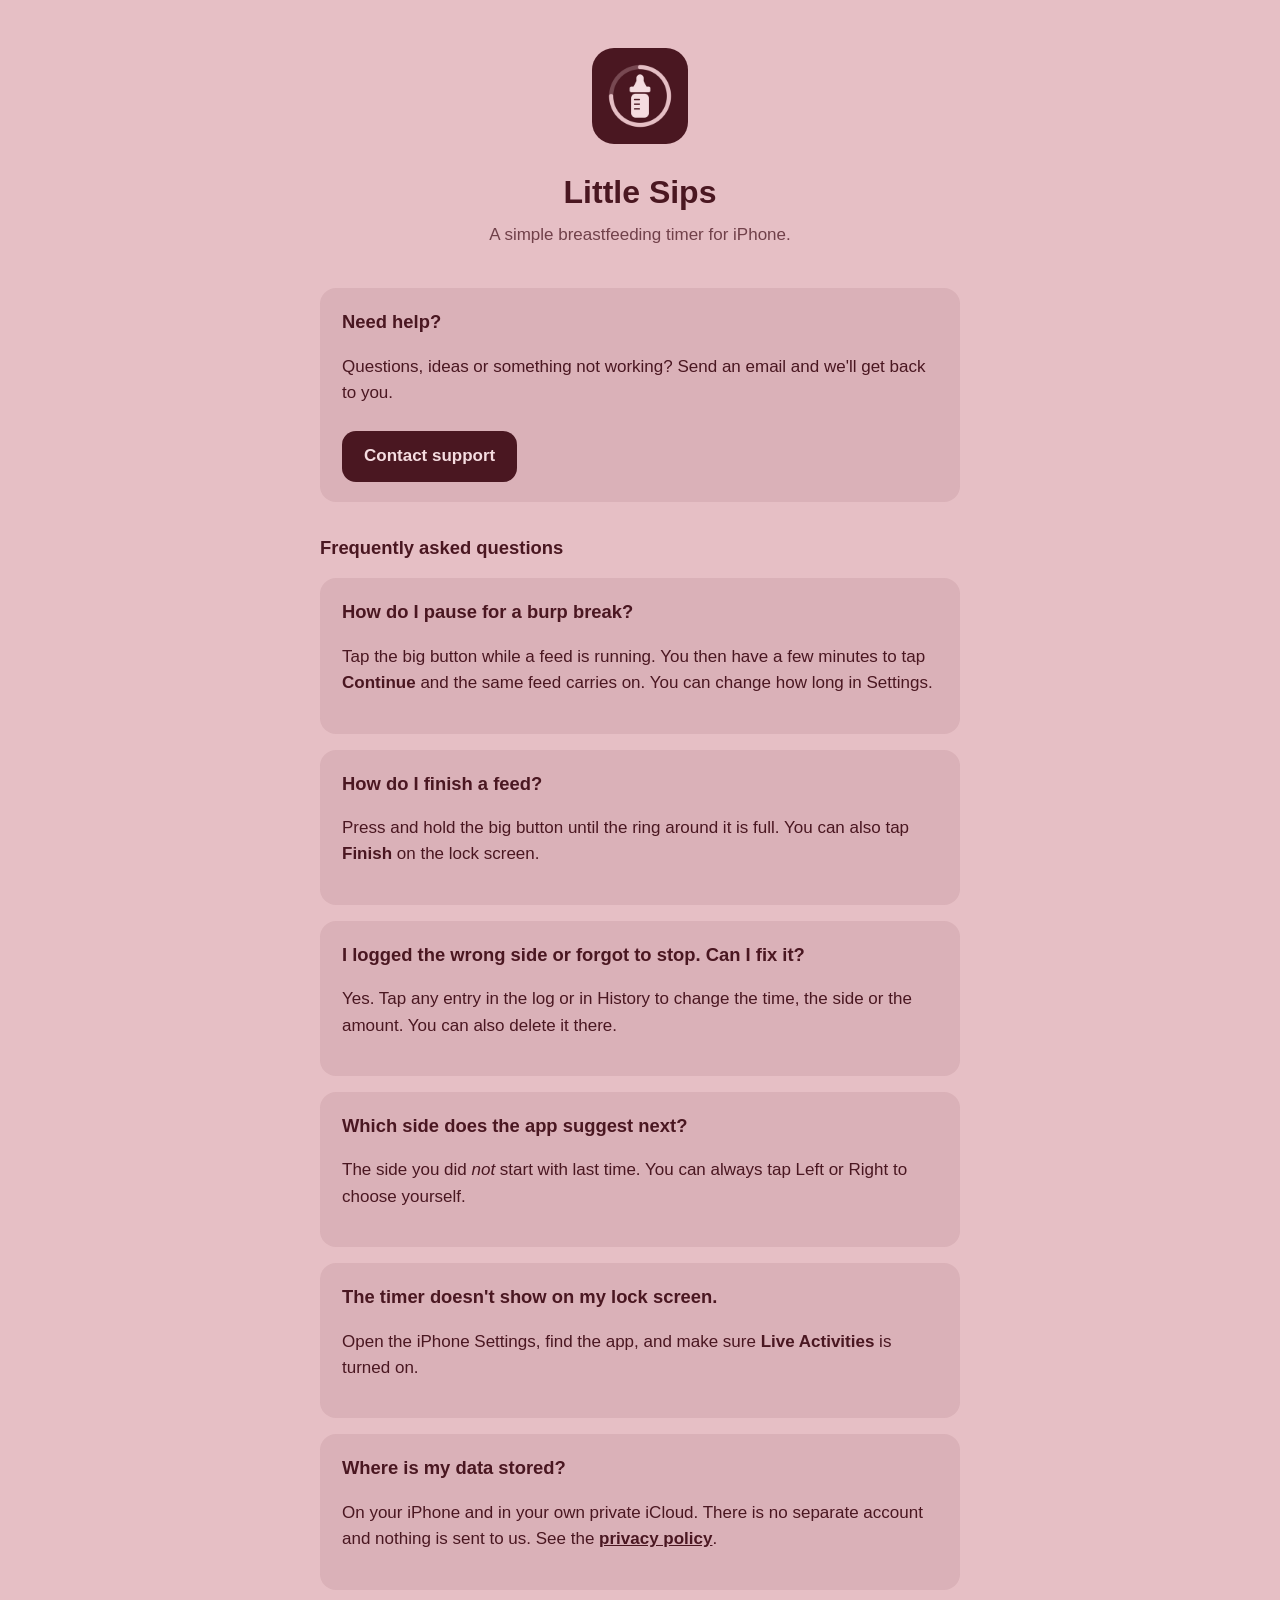
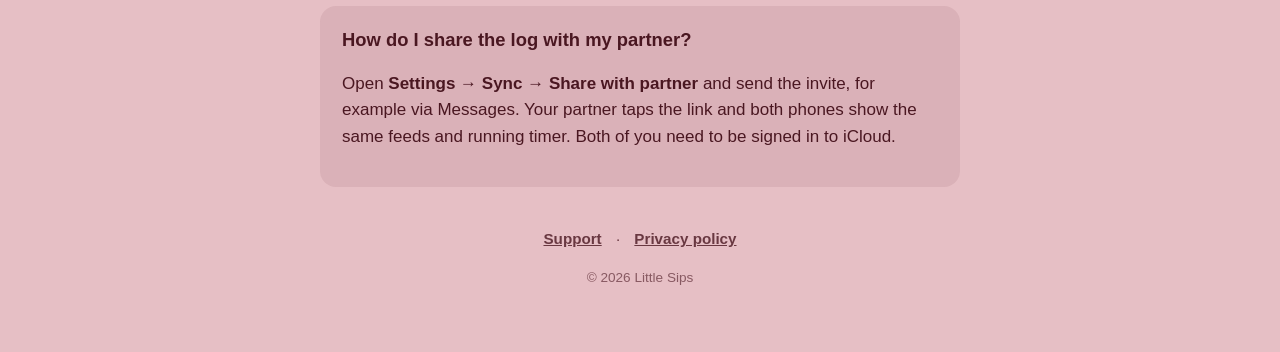
<file: index.html>
<!DOCTYPE html>
<html lang="en">
<head>
  <meta charset="utf-8">
  <meta name="viewport" content="width=device-width, initial-scale=1">
  <title>Little Sips – Support</title>
  <meta name="description" content="A simple breastfeeding and bottle feed timer for iPhone.">
  <link rel="icon" href="icon.png">
  <link rel="stylesheet" href="style.css">
</head>
<body>
<main>
  <header>
    <img src="icon.png" alt="App icon">
    <h1>Little Sips</h1>
    <p class="tagline">A simple breastfeeding timer for iPhone.</p>
  </header>

  <div class="card">
    <h2>Need help?</h2>
    <p>Questions, ideas or something not working? Send an email and we'll get back to you.</p>
    <a class="button" href="mailto:littlesips.app@gmail.com?subject=Little%20Sips%20support">Contact support</a>
  </div>

  <h2>Frequently asked questions</h2>

  <div class="card">
    <h2>How do I pause for a burp break?</h2>
    <p>Tap the big button while a feed is running. You then have a few minutes to tap <b>Continue</b> and the same feed carries on. You can change how long in Settings.</p>
  </div>

  <div class="card">
    <h2>How do I finish a feed?</h2>
    <p>Press and hold the big button until the ring around it is full. You can also tap <b>Finish</b> on the lock screen.</p>
  </div>

  <div class="card">
    <h2>I logged the wrong side or forgot to stop. Can I fix it?</h2>
    <p>Yes. Tap any entry in the log or in History to change the time, the side or the amount. You can also delete it there.</p>
  </div>

  <div class="card">
    <h2>Which side does the app suggest next?</h2>
    <p>The side you did <i>not</i> start with last time. You can always tap Left or Right to choose yourself.</p>
  </div>

  <div class="card">
    <h2>The timer doesn't show on my lock screen.</h2>
    <p>Open the iPhone Settings, find the app, and make sure <b>Live Activities</b> is turned on.</p>
  </div>

  <div class="card">
    <h2>Where is my data stored?</h2>
    <p>On your iPhone and in your own private iCloud. There is no separate account and nothing is sent to us. See the <a href="privacy.html">privacy policy</a>.</p>
  </div>

  <div class="card">
    <h2>How do I share the log with my partner?</h2>
    <p>Open <b>Settings → Sync → Share with partner</b> and send the invite, for example via Messages. Your partner taps the link and both phones show the same feeds and running timer. Both of you need to be signed in to iCloud.</p>
  </div>

  <nav><a href="index.html">Support</a> · <a href="privacy.html">Privacy policy</a></nav>
  <footer>© 2026 Little Sips</footer>
</main>
</body>
</html>
</file>
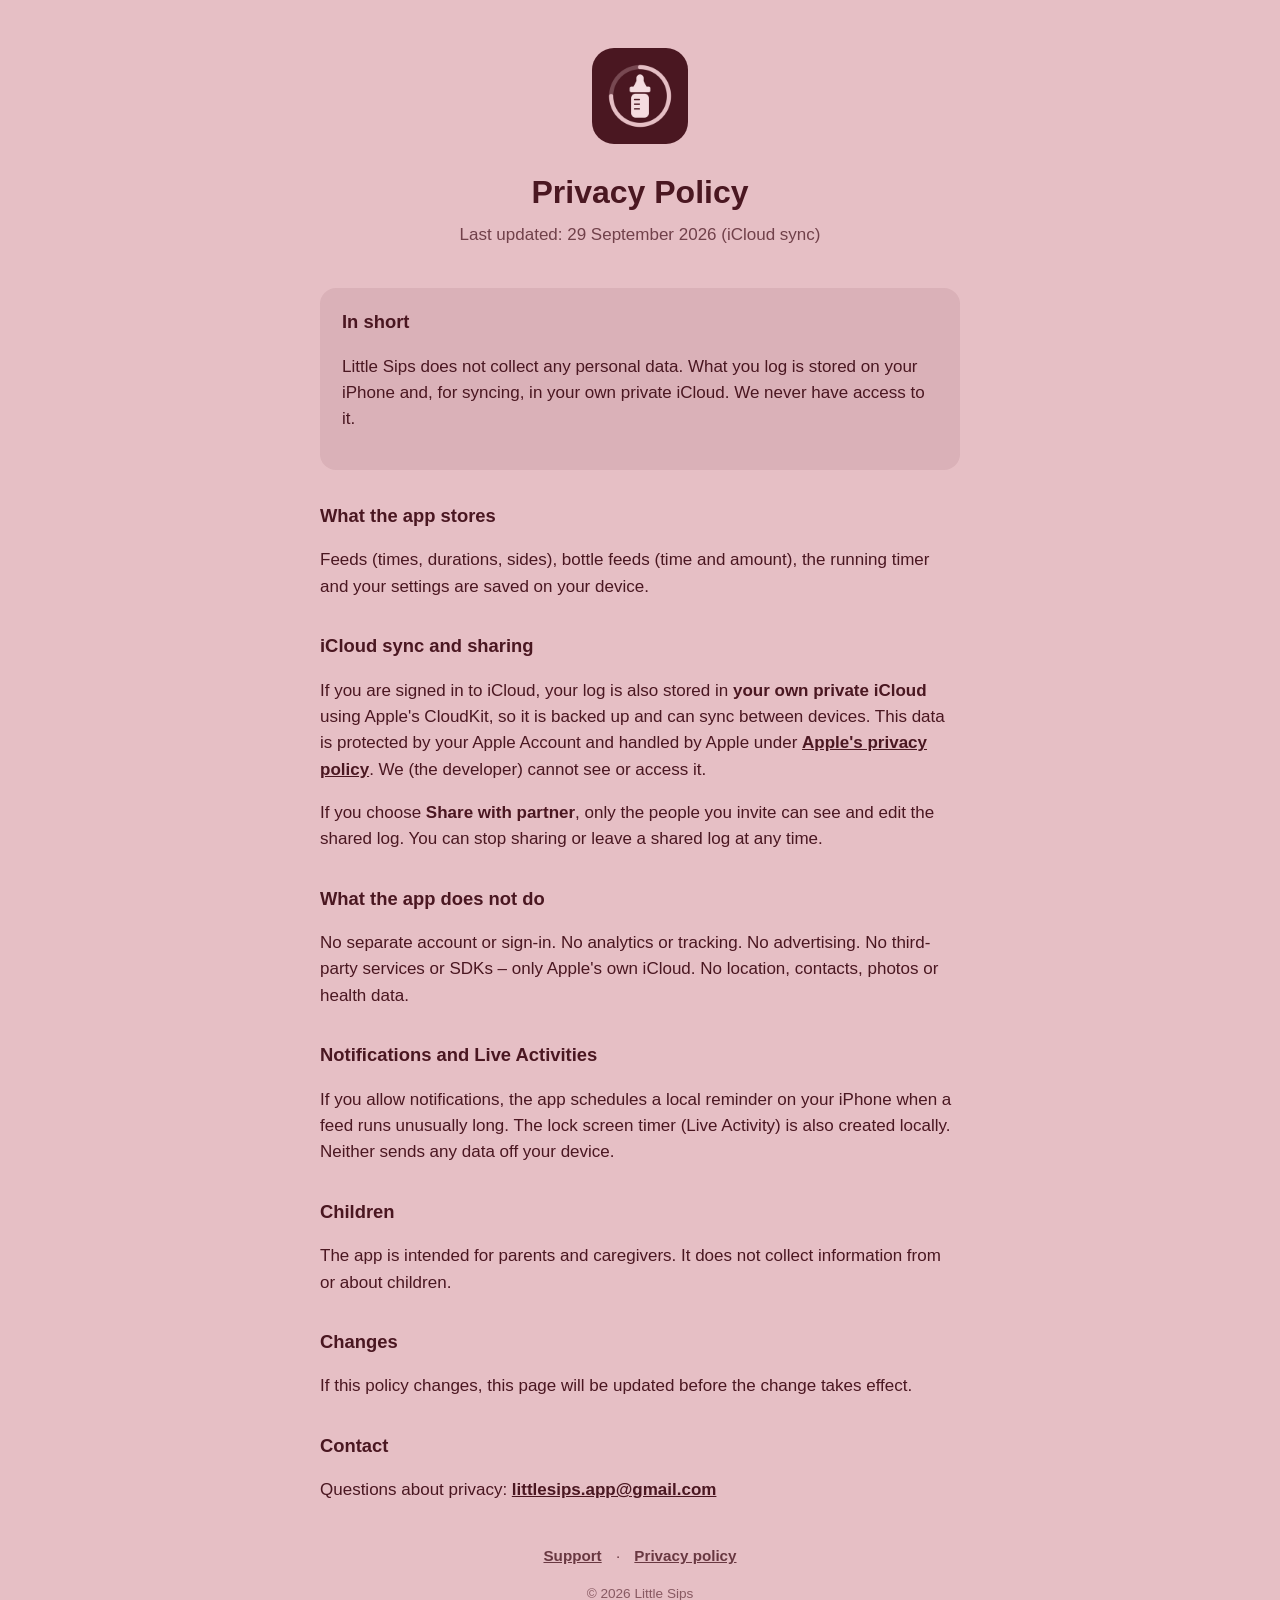
<file: privacy.html>
<!DOCTYPE html>
<html lang="en">
<head>
  <meta charset="utf-8">
  <meta name="viewport" content="width=device-width, initial-scale=1">
  <title>Little Sips – Privacy Policy</title>
  <link rel="icon" href="icon.png">
  <link rel="stylesheet" href="style.css">
</head>
<body>
<main>
  <header>
    <img src="icon.png" alt="App icon">
    <h1>Privacy Policy</h1>
    <p class="tagline">Last updated: 29 September 2026 (iCloud sync)</p>
  </header>

  <div class="card">
    <h2>In short</h2>
    <p>Little Sips does not collect any personal data. What you log is stored on your iPhone and, for syncing, in your own private iCloud. We never have access to it.</p>
  </div>

  <h2>What the app stores</h2>
  <p>Feeds (times, durations, sides), bottle feeds (time and amount), the running timer and your settings are saved on your device.</p>

  <h2>iCloud sync and sharing</h2>
  <p>If you are signed in to iCloud, your log is also stored in <b>your own private iCloud</b> using Apple's CloudKit, so it is backed up and can sync between devices. This data is protected by your Apple Account and handled by Apple under <a href="https://www.apple.com/legal/privacy/">Apple's privacy policy</a>. We (the developer) cannot see or access it.</p>
  <p>If you choose <b>Share with partner</b>, only the people you invite can see and edit the shared log. You can stop sharing or leave a shared log at any time.</p>

  <h2>What the app does not do</h2>
  <p>No separate account or sign-in. No analytics or tracking. No advertising. No third-party services or SDKs – only Apple's own iCloud. No location, contacts, photos or health data.</p>

  <h2>Notifications and Live Activities</h2>
  <p>If you allow notifications, the app schedules a local reminder on your iPhone when a feed runs unusually long. The lock screen timer (Live Activity) is also created locally. Neither sends any data off your device.</p>

  <h2>Children</h2>
  <p>The app is intended for parents and caregivers. It does not collect information from or about children.</p>

  <h2>Changes</h2>
  <p>If this policy changes, this page will be updated before the change takes effect.</p>

  <h2>Contact</h2>
  <p>Questions about privacy: <a href="mailto:littlesips.app@gmail.com?subject=Little%20Sips%20privacy">littlesips.app@gmail.com</a></p>

  <nav><a href="index.html">Support</a> · <a href="privacy.html">Privacy policy</a></nav>
  <footer>© 2026 Little Sips</footer>
</main>
</body>
</html>
</file>
<file: style.css>
:root {
  --bg: #E6BFC5;      /* dusty rose */
  --accent: #4A1721;  /* deep wine */
  --soft: #F5DCE0;    /* light pink */
  --text: #4A1721;
  --card: rgba(74, 23, 33, 0.08);
}
@media (prefers-color-scheme: dark) {
  :root {
    --bg: #4A1721;
    --accent: #E6BFC5;
    --soft: #4A1721;
    --text: #F5DCE0;
    --card: rgba(230, 191, 197, 0.12);
  }
}
* { box-sizing: border-box; }
body {
  margin: 0;
  background: var(--bg);
  color: var(--text);
  font: 17px/1.55 -apple-system, BlinkMacSystemFont, "SF Pro Text", "Helvetica Neue", Arial, sans-serif;
}
main { max-width: 680px; margin: 0 auto; padding: 48px 20px 64px; }
header { text-align: center; margin-bottom: 40px; }
header img { width: 96px; height: 96px; border-radius: 22px; }
h1 { font-size: 2rem; margin: 16px 0 4px; }
h2 { font-size: 1.15rem; margin: 32px 0 8px; }
.tagline { opacity: 0.75; margin: 0; }
.card { background: var(--card); border-radius: 16px; padding: 20px 22px; margin: 16px 0; }
.card h2 { margin-top: 0; }
a { color: var(--accent); font-weight: 600; }
.button {
  display: inline-block; margin-top: 8px; padding: 12px 22px; border-radius: 14px;
  background: var(--accent); color: var(--soft); text-decoration: none;
}
@media (prefers-color-scheme: dark) { .button { color: #4A1721; } }
nav { text-align: center; margin-top: 40px; font-size: 0.95rem; opacity: 0.8; }
nav a { margin: 0 10px; }
footer { text-align: center; margin-top: 16px; font-size: 0.85rem; opacity: 0.6; }
</file>
